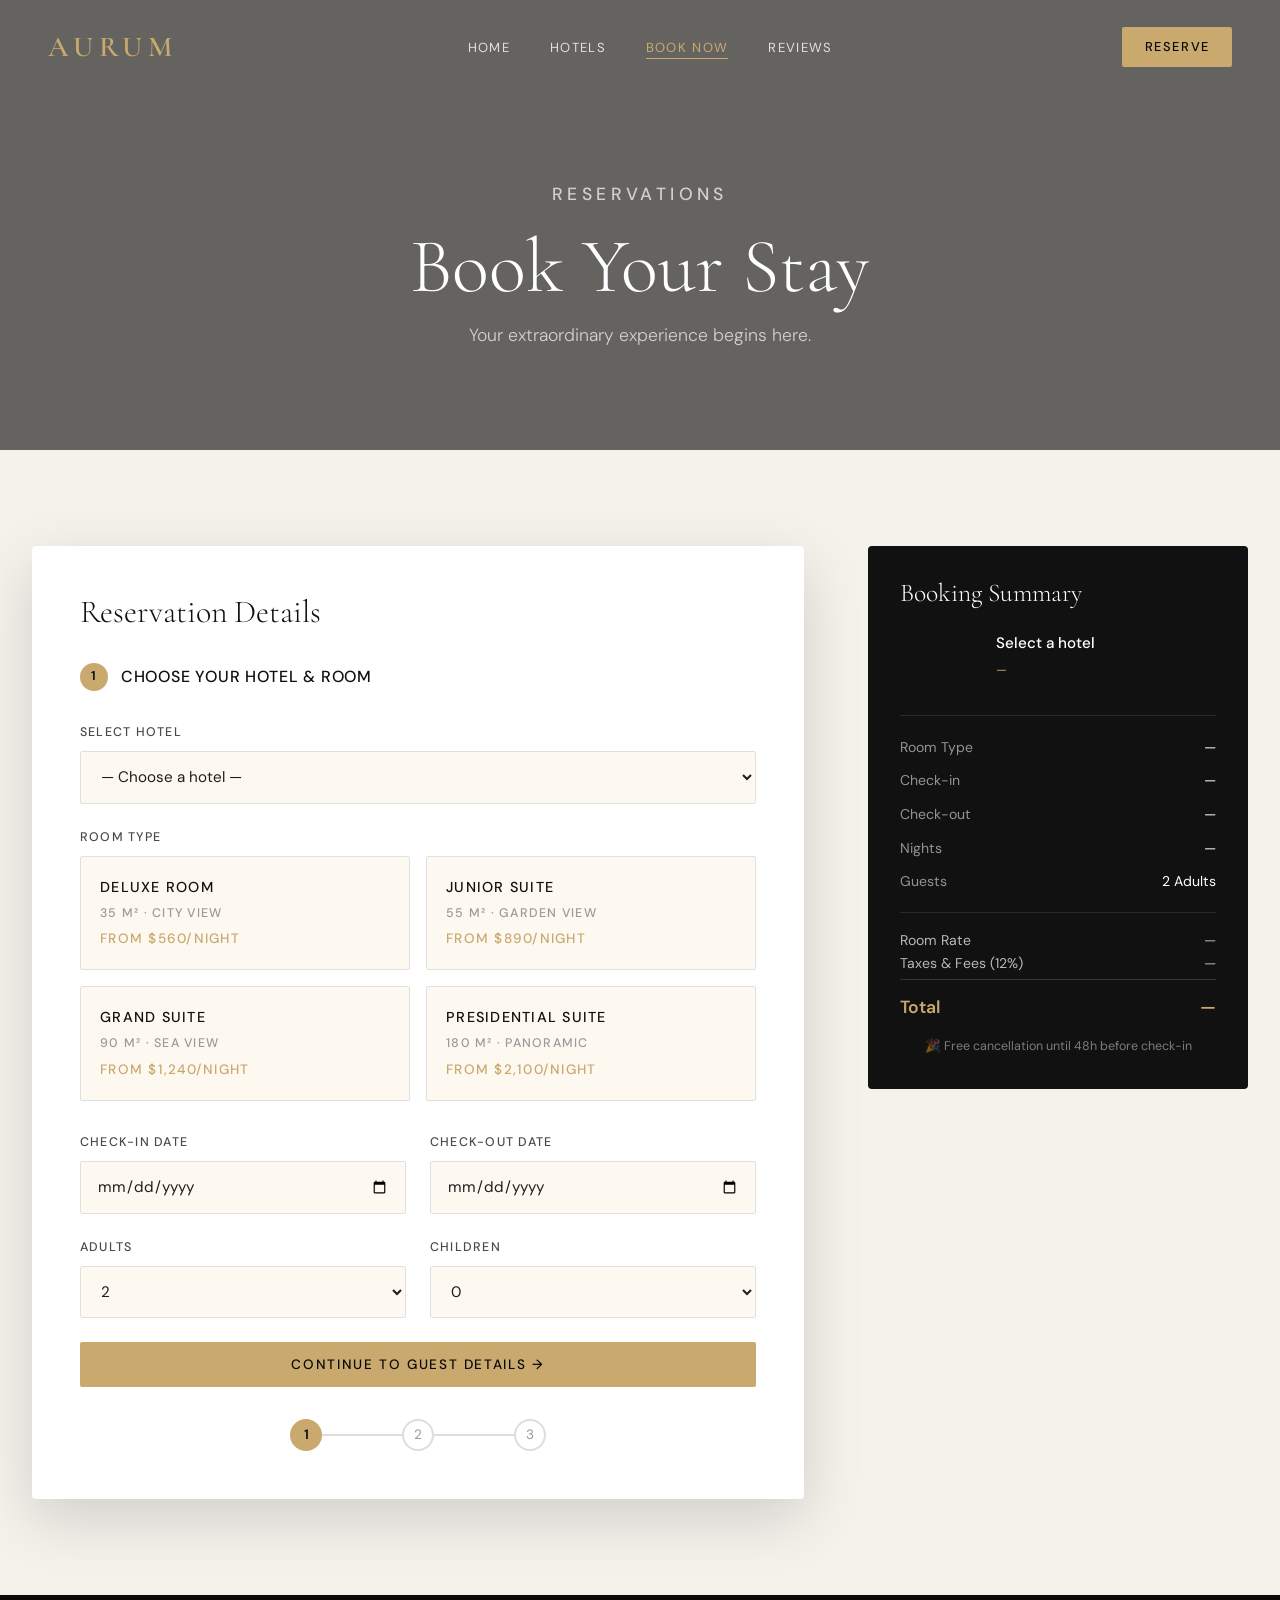
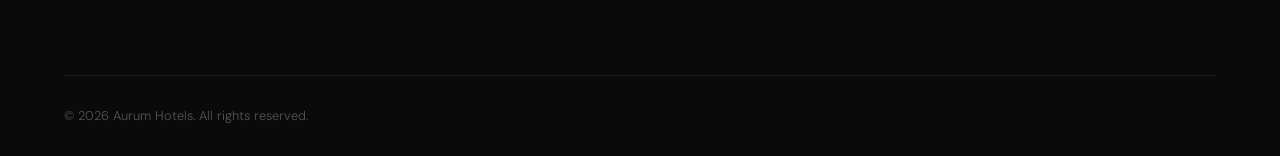
<file: booking.html>
<!DOCTYPE html>
<html lang="en">
<head>
  <meta charset="UTF-8" />
  <meta name="viewport" content="width=device-width, initial-scale=1.0" />
  <title>Book Your Stay — Aurum Hotels</title>
  <link rel="stylesheet" href="css/style.css" />
  <link href="https://fonts.googleapis.com/css2?family=Cormorant+Garamond:ital,wght@0,300;0,400;0,600;1,300;1,400&family=DM+Sans:wght@300;400;500&display=swap" rel="stylesheet" />
</head>
<body>

  <nav class="nav" id="navbar">
    <a href="index.html" class="nav-logo">AURUM</a>
    <ul class="nav-links">
      <li><a href="index.html">Home</a></li>
      <li><a href="hotels.html">Hotels</a></li>
      <li><a href="booking.html" class="active">Book Now</a></li>
      <li><a href="reviews.html">Reviews</a></li>
    </ul>
    <a href="booking.html" class="btn-primary nav-cta">Reserve</a>
    <button class="hamburger" id="hamburger" aria-label="Menu">&#9776;</button>
  </nav>

  <section class="page-hero" style="background-image:url('https://images.unsplash.com/photo-1631049307264-da0ec9d70304?w=1600')">
    <div class="page-hero-overlay"></div>
    <div class="page-hero-content">
      <p class="section-eyebrow">Reservations</p>
      <h1>Book Your Stay</h1>
      <p>Your extraordinary experience begins here.</p>
    </div>
  </section>

  <section class="section booking-section">
    <div class="container">
      <div class="booking-layout">

        <!-- BOOKING FORM -->
        <div class="booking-form-wrapper">
          <h2 class="booking-title">Reservation Details</h2>

          <form id="bookingForm" class="booking-form" onsubmit="handleBooking(event)">

            <!-- Step 1 -->
            <div class="form-step active" id="step1">
              <h3 class="step-title"><span class="step-num">1</span> Choose Your Hotel & Room</h3>

              <div class="form-group">
                <label>Select Hotel</label>
                <select name="hotel" id="hotelSelect" required onchange="updateRooms()">
                  <option value="">— Choose a hotel —</option>
                  <option value="maison-dor">Maison d'Or — Paris, France</option>
                  <option value="villa-caldera">Villa Caldera — Santorini, Greece</option>
                  <option value="puri-serenity">Puri Serenity — Bali, Indonesia</option>
                  <option value="al-nakheel">Al Nakheel Palace — Dubai, UAE</option>
                  <option value="manhattan-grand">The Manhattan Grand — New York, USA</option>
                  <option value="ryokan-kumo">Ryokan Kumo — Tokyo, Japan</option>
                </select>
              </div>

              <div class="form-group">
                <label>Room Type</label>
                <div class="room-options" id="roomOptions">
                  <label class="room-option">
                    <input type="radio" name="room" value="deluxe" required />
                    <div class="room-card">
                      <div class="room-name">Deluxe Room</div>
                      <div class="room-size">35 m² · City View</div>
                      <div class="room-price">From $560/night</div>
                    </div>
                  </label>
                  <label class="room-option">
                    <input type="radio" name="room" value="junior-suite" />
                    <div class="room-card">
                      <div class="room-name">Junior Suite</div>
                      <div class="room-size">55 m² · Garden View</div>
                      <div class="room-price">From $890/night</div>
                    </div>
                  </label>
                  <label class="room-option">
                    <input type="radio" name="room" value="grand-suite" />
                    <div class="room-card">
                      <div class="room-name">Grand Suite</div>
                      <div class="room-size">90 m² · Sea View</div>
                      <div class="room-price">From $1,240/night</div>
                    </div>
                  </label>
                  <label class="room-option">
                    <input type="radio" name="room" value="presidential" />
                    <div class="room-card">
                      <div class="room-name">Presidential Suite</div>
                      <div class="room-size">180 m² · Panoramic</div>
                      <div class="room-price">From $2,100/night</div>
                    </div>
                  </label>
                </div>
              </div>

              <div class="form-row">
                <div class="form-group">
                  <label>Check-in Date</label>
                  <input type="date" name="checkin" id="checkin" required onchange="calculateTotal()" />
                </div>
                <div class="form-group">
                  <label>Check-out Date</label>
                  <input type="date" name="checkout" id="checkout" required onchange="calculateTotal()" />
                </div>
              </div>

              <div class="form-row">
                <div class="form-group">
                  <label>Adults</label>
                  <select name="adults" onchange="calculateTotal()">
                    <option>1</option><option selected>2</option><option>3</option><option>4</option>
                  </select>
                </div>
                <div class="form-group">
                  <label>Children</label>
                  <select name="children">
                    <option selected>0</option><option>1</option><option>2</option><option>3</option>
                  </select>
                </div>
              </div>

              <button type="button" class="btn-primary btn-full" onclick="goToStep(2)">Continue to Guest Details →</button>
            </div>

            <!-- Step 2 -->
            <div class="form-step" id="step2">
              <h3 class="step-title"><span class="step-num">2</span> Guest Information</h3>

              <div class="form-row">
                <div class="form-group">
                  <label>First Name</label>
                  <input type="text" name="firstname" placeholder="Alexandra" required />
                </div>
                <div class="form-group">
                  <label>Last Name</label>
                  <input type="text" name="lastname" placeholder="Laurent" required />
                </div>
              </div>

              <div class="form-group">
                <label>Email Address</label>
                <input type="email" name="email" placeholder="alexandra@example.com" required />
              </div>

              <div class="form-group">
                <label>Phone Number</label>
                <input type="tel" name="phone" placeholder="+1 (555) 000-0000" />
              </div>

              <div class="form-group">
                <label>Nationality</label>
                <select name="nationality">
                  <option>United States</option>
                  <option>United Kingdom</option>
                  <option>France</option>
                  <option>Germany</option>
                  <option>Japan</option>
                  <option>Australia</option>
                  <option>Other</option>
                </select>
              </div>

              <div class="form-group">
                <label>Special Requests <span class="optional">(optional)</span></label>
                <textarea name="requests" rows="3" placeholder="e.g. Late check-in, dietary requirements, anniversary setup..."></textarea>
              </div>

              <div class="form-row">
                <button type="button" class="btn-ghost" onclick="goToStep(1)">← Back</button>
                <button type="button" class="btn-primary" onclick="goToStep(3)">Continue to Payment →</button>
              </div>
            </div>

            <!-- Step 3 -->
            <div class="form-step" id="step3">
              <h3 class="step-title"><span class="step-num">3</span> Payment Details</h3>

              <div class="form-group">
                <label>Card Number</label>
                <input type="text" name="cardnum" placeholder="4242 4242 4242 4242" maxlength="19" oninput="formatCard(this)" required />
              </div>

              <div class="form-row">
                <div class="form-group">
                  <label>Expiry Date</label>
                  <input type="text" name="expiry" placeholder="MM / YY" maxlength="7" oninput="formatExpiry(this)" required />
                </div>
                <div class="form-group">
                  <label>CVV</label>
                  <input type="text" name="cvv" placeholder="•••" maxlength="4" required />
                </div>
              </div>

              <div class="form-group">
                <label>Name on Card</label>
                <input type="text" name="cardname" placeholder="ALEXANDRA LAURENT" required />
              </div>

              <div class="secure-notice">
                🔒 Your payment is 256-bit SSL encrypted and fully secure.
              </div>

              <div class="form-group">
                <label class="checkbox-label">
                  <input type="checkbox" required />
                  I agree to the <a href="#">Terms & Conditions</a> and <a href="#">Cancellation Policy</a>
                </label>
              </div>

              <div class="form-row">
                <button type="button" class="btn-ghost" onclick="goToStep(2)">← Back</button>
                <button type="submit" class="btn-primary">Confirm Reservation ✦</button>
              </div>
            </div>

          </form>

          <!-- Step Progress -->
          <div class="step-progress">
            <div class="progress-step active" id="prog1">1</div>
            <div class="progress-line"></div>
            <div class="progress-step" id="prog2">2</div>
            <div class="progress-line"></div>
            <div class="progress-step" id="prog3">3</div>
          </div>
        </div>

        <!-- BOOKING SUMMARY -->
        <div class="booking-summary">
          <div class="summary-card sticky">
            <h3>Booking Summary</h3>
            <div class="summary-hotel" id="summaryHotel">
              <div class="summary-img" style="background-image:url('https://images.unsplash.com/photo-1551882547-ff40c63fe5fa?w=400')"></div>
              <div class="summary-info">
                <div class="summary-name" id="summaryName">Select a hotel</div>
                <div class="summary-location" id="summaryLocation">—</div>
              </div>
            </div>
            <div class="summary-details">
              <div class="summary-row"><span>Room Type</span><span id="summaryRoom">—</span></div>
              <div class="summary-row"><span>Check-in</span><span id="summaryCheckin">—</span></div>
              <div class="summary-row"><span>Check-out</span><span id="summaryCheckout">—</span></div>
              <div class="summary-row"><span>Nights</span><span id="summaryNights">—</span></div>
              <div class="summary-row"><span>Guests</span><span id="summaryGuests">2 Adults</span></div>
            </div>
            <div class="summary-divider"></div>
            <div class="summary-row subtotal"><span>Room Rate</span><span id="summaryRate">—</span></div>
            <div class="summary-row subtotal"><span>Taxes & Fees (12%)</span><span id="summaryTax">—</span></div>
            <div class="summary-row total"><span>Total</span><span id="summaryTotal">—</span></div>
            <div class="summary-note">🎉 Free cancellation until 48h before check-in</div>
          </div>
        </div>

      </div>
    </div>
  </section>

  <!-- SUCCESS MODAL -->
  <div class="modal-overlay" id="successModal">
    <div class="modal">
      <div class="modal-icon">✦</div>
      <h2>Reservation Confirmed!</h2>
      <p>Your booking has been confirmed. A detailed confirmation has been sent to your email address.</p>
      <p class="booking-ref">Booking Reference: <strong id="bookingRef">AUR-2026-XXXX</strong></p>
      <a href="index.html" class="btn-primary">Return to Home</a>
    </div>
  </div>

  <footer class="footer">
    <div class="container">
      <div class="footer-bottom"><p>© 2026 Aurum Hotels. All rights reserved.</p></div>
    </div>
  </footer>

  <script src="js/main.js"></script>
  <script src="js/booking.js"></script>
</body>
</html>
</file>
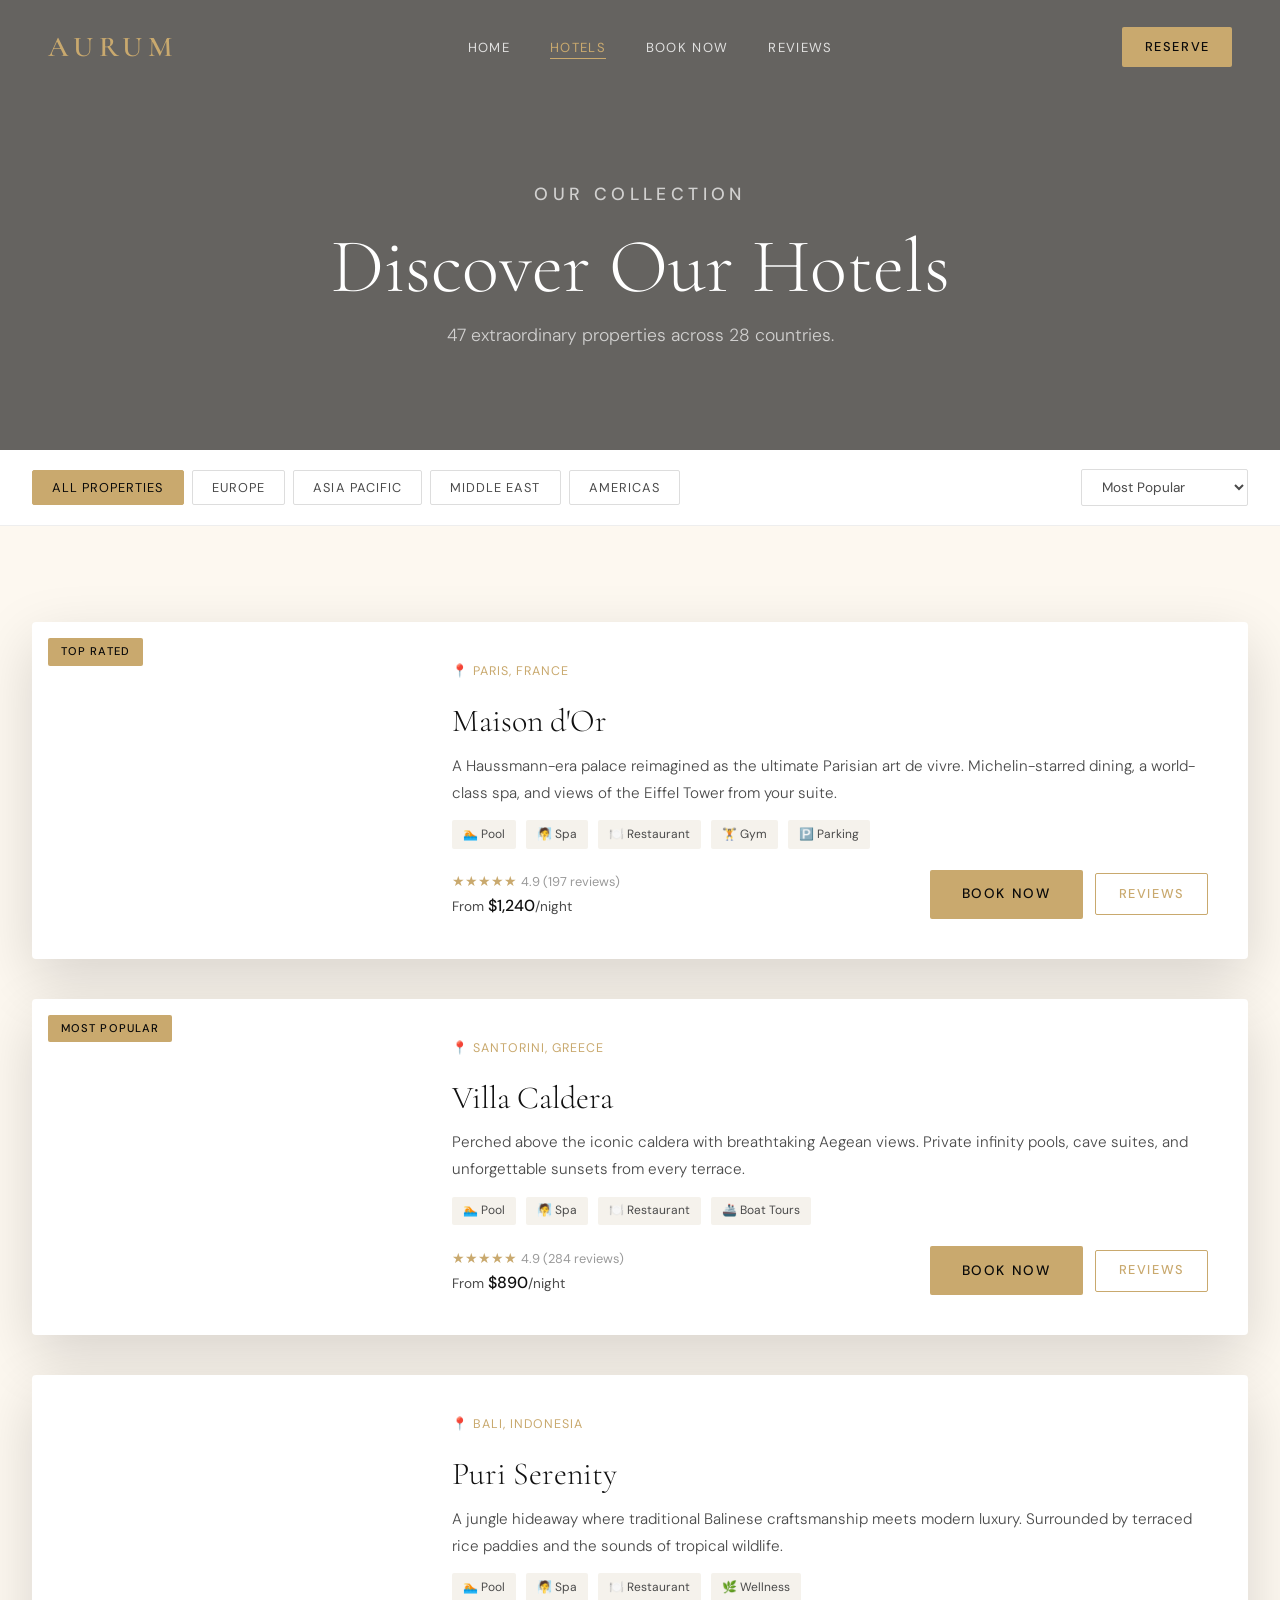
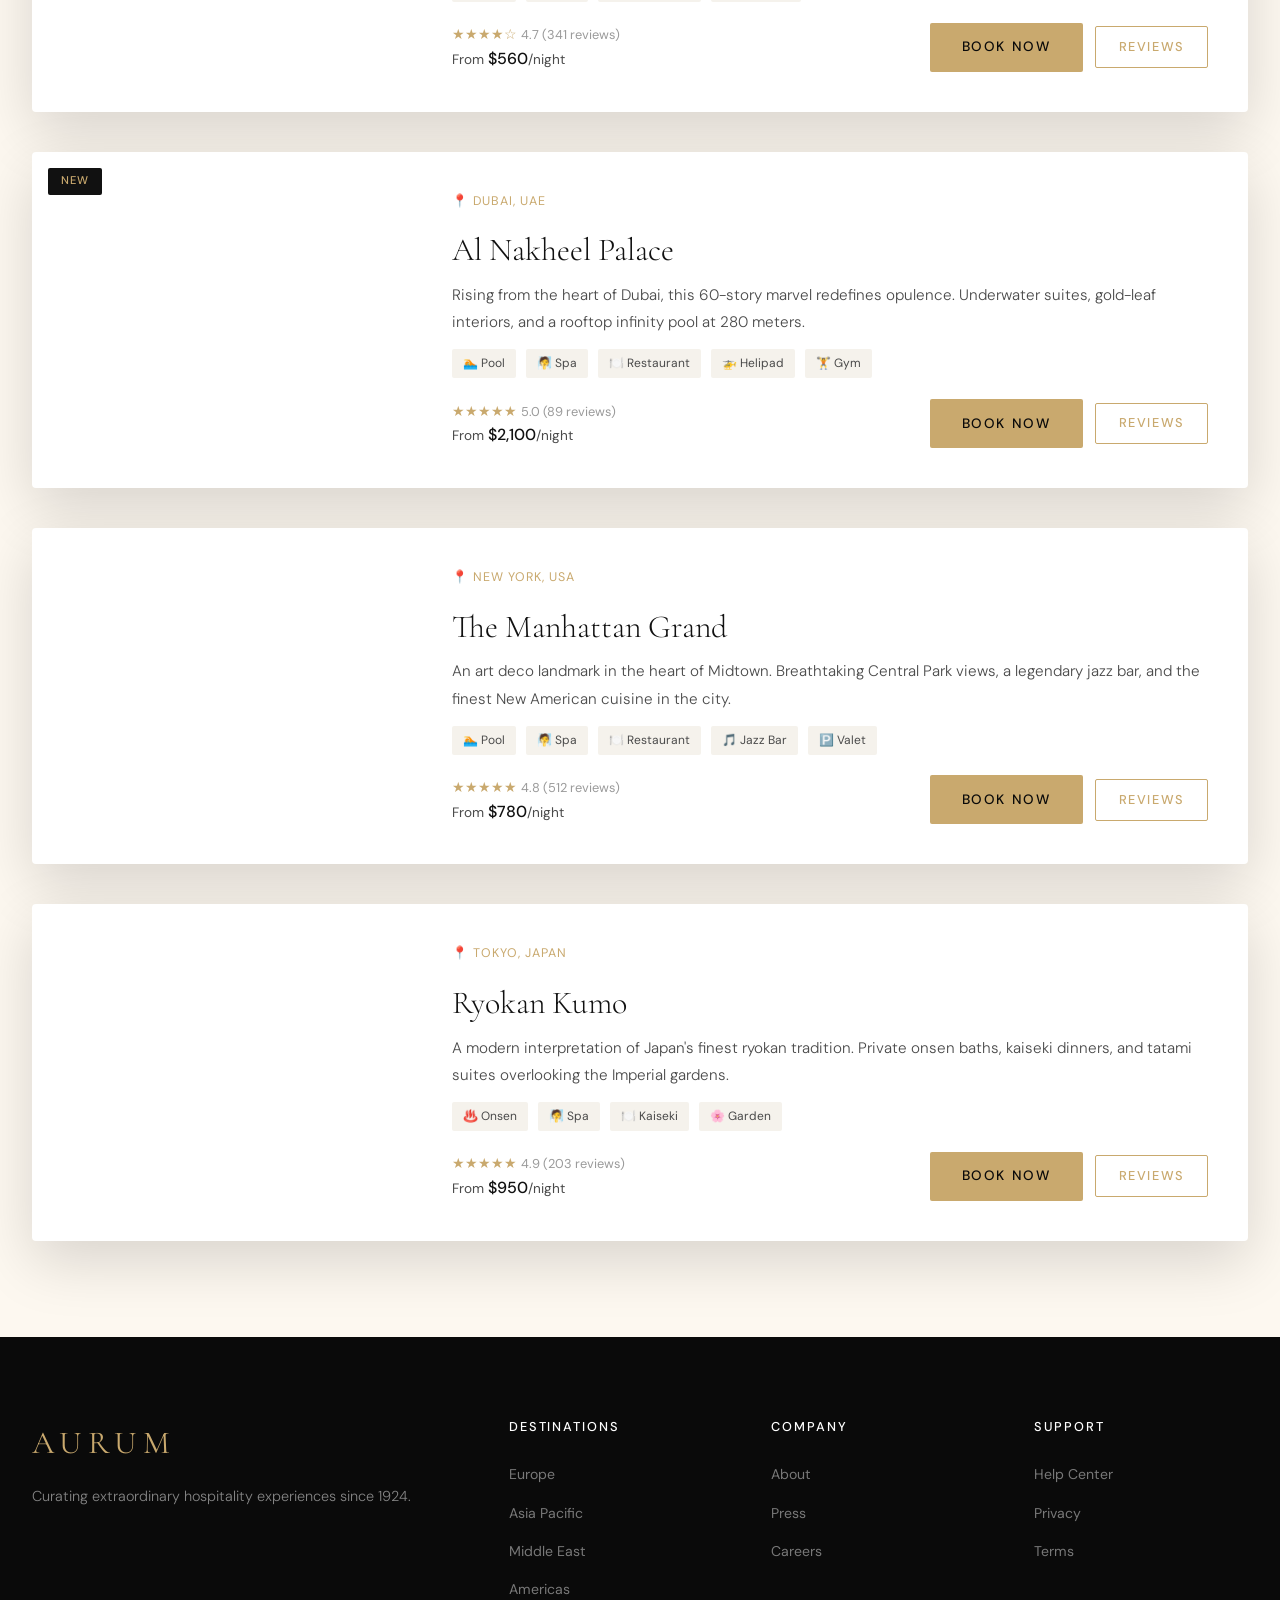
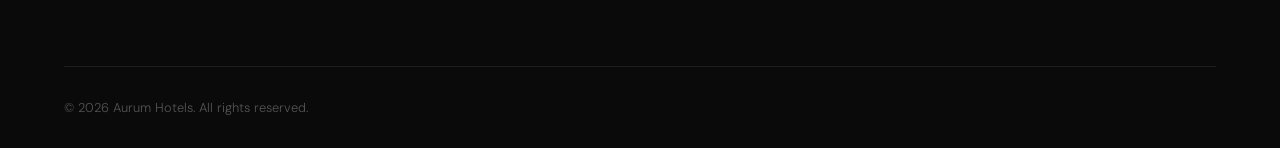
<file: hotels.html>
<!DOCTYPE html>
<html lang="en">
<head>
  <meta charset="UTF-8" />
  <meta name="viewport" content="width=device-width, initial-scale=1.0" />
  <title>Our Hotels — Aurum Hotels</title>
  <link rel="stylesheet" href="css/style.css" />
  <link href="https://fonts.googleapis.com/css2?family=Cormorant+Garamond:ital,wght@0,300;0,400;0,600;1,300;1,400&family=DM+Sans:wght@300;400;500&display=swap" rel="stylesheet" />
</head>
<body>

  <nav class="nav" id="navbar">
    <a href="index.html" class="nav-logo">AURUM</a>
    <ul class="nav-links">
      <li><a href="index.html">Home</a></li>
      <li><a href="hotels.html" class="active">Hotels</a></li>
      <li><a href="booking.html">Book Now</a></li>
      <li><a href="reviews.html">Reviews</a></li>
    </ul>
    <a href="booking.html" class="btn-primary nav-cta">Reserve</a>
    <button class="hamburger" id="hamburger" aria-label="Menu">&#9776;</button>
  </nav>

  <!-- PAGE HERO -->
  <section class="page-hero" style="background-image:url('https://images.unsplash.com/photo-1542314831-068cd1dbfeeb?w=1600')">
    <div class="page-hero-overlay"></div>
    <div class="page-hero-content">
      <p class="section-eyebrow">Our Collection</p>
      <h1>Discover Our Hotels</h1>
      <p>47 extraordinary properties across 28 countries.</p>
    </div>
  </section>

  <!-- FILTERS -->
  <section class="filters-bar">
    <div class="container">
      <div class="filters">
        <button class="filter-btn active" data-filter="all">All Properties</button>
        <button class="filter-btn" data-filter="europe">Europe</button>
        <button class="filter-btn" data-filter="asia">Asia Pacific</button>
        <button class="filter-btn" data-filter="middleeast">Middle East</button>
        <button class="filter-btn" data-filter="americas">Americas</button>
      </div>
      <div class="sort-select">
        <select id="sortSelect">
          <option value="popular">Most Popular</option>
          <option value="price-low">Price: Low to High</option>
          <option value="price-high">Price: High to Low</option>
          <option value="rating">Highest Rated</option>
        </select>
      </div>
    </div>
  </section>

  <!-- HOTELS LIST -->
  <section class="section">
    <div class="container">
      <div class="hotels-grid-full" id="hotelsGrid">

        <div class="hotel-card-full" data-region="europe" data-price="1240" data-rating="5">
          <div class="hotel-img-full" style="background-image:url('https://images.unsplash.com/photo-1551882547-ff40c63fe5fa?w=800')">
            <div class="hotel-badge">Top Rated</div>
          </div>
          <div class="hotel-info-full">
            <div class="hotel-location">📍 Paris, France</div>
            <h3>Maison d'Or</h3>
            <p>A Haussmann-era palace reimagined as the ultimate Parisian art de vivre. Michelin-starred dining, a world-class spa, and views of the Eiffel Tower from your suite.</p>
            <div class="amenities">
              <span>🏊 Pool</span><span>🧖 Spa</span><span>🍽️ Restaurant</span><span>🏋️ Gym</span><span>🅿️ Parking</span>
            </div>
            <div class="hotel-footer-full">
              <div>
                <div class="hotel-stars">★★★★★ <span>4.9 (197 reviews)</span></div>
                <div class="hotel-price">From <strong>$1,240</strong>/night</div>
              </div>
              <div class="card-actions">
                <a href="booking.html?hotel=maison-dor" class="btn-primary">Book Now</a>
                <a href="reviews.html?hotel=maison-dor" class="btn-ghost btn-sm">Reviews</a>
              </div>
            </div>
          </div>
        </div>

        <div class="hotel-card-full" data-region="europe" data-price="890" data-rating="5">
          <div class="hotel-img-full" style="background-image:url('https://images.unsplash.com/photo-1566073771259-6a8506099945?w=800')">
            <div class="hotel-badge">Most Popular</div>
          </div>
          <div class="hotel-info-full">
            <div class="hotel-location">📍 Santorini, Greece</div>
            <h3>Villa Caldera</h3>
            <p>Perched above the iconic caldera with breathtaking Aegean views. Private infinity pools, cave suites, and unforgettable sunsets from every terrace.</p>
            <div class="amenities">
              <span>🏊 Pool</span><span>🧖 Spa</span><span>🍽️ Restaurant</span><span>🚢 Boat Tours</span>
            </div>
            <div class="hotel-footer-full">
              <div>
                <div class="hotel-stars">★★★★★ <span>4.9 (284 reviews)</span></div>
                <div class="hotel-price">From <strong>$890</strong>/night</div>
              </div>
              <div class="card-actions">
                <a href="booking.html?hotel=villa-caldera" class="btn-primary">Book Now</a>
                <a href="reviews.html?hotel=villa-caldera" class="btn-ghost btn-sm">Reviews</a>
              </div>
            </div>
          </div>
        </div>

        <div class="hotel-card-full" data-region="asia" data-price="560" data-rating="4">
          <div class="hotel-img-full" style="background-image:url('https://images.unsplash.com/photo-1571896349842-33c89424de2d?w=800')">
          </div>
          <div class="hotel-info-full">
            <div class="hotel-location">📍 Bali, Indonesia</div>
            <h3>Puri Serenity</h3>
            <p>A jungle hideaway where traditional Balinese craftsmanship meets modern luxury. Surrounded by terraced rice paddies and the sounds of tropical wildlife.</p>
            <div class="amenities">
              <span>🏊 Pool</span><span>🧖 Spa</span><span>🍽️ Restaurant</span><span>🌿 Wellness</span>
            </div>
            <div class="hotel-footer-full">
              <div>
                <div class="hotel-stars">★★★★☆ <span>4.7 (341 reviews)</span></div>
                <div class="hotel-price">From <strong>$560</strong>/night</div>
              </div>
              <div class="card-actions">
                <a href="booking.html?hotel=puri-serenity" class="btn-primary">Book Now</a>
                <a href="reviews.html?hotel=puri-serenity" class="btn-ghost btn-sm">Reviews</a>
              </div>
            </div>
          </div>
        </div>

        <div class="hotel-card-full" data-region="middleeast" data-price="2100" data-rating="5">
          <div class="hotel-img-full" style="background-image:url('https://images.unsplash.com/photo-1590490360182-c33d57733427?w=800')">
            <div class="hotel-badge new">New</div>
          </div>
          <div class="hotel-info-full">
            <div class="hotel-location">📍 Dubai, UAE</div>
            <h3>Al Nakheel Palace</h3>
            <p>Rising from the heart of Dubai, this 60-story marvel redefines opulence. Underwater suites, gold-leaf interiors, and a rooftop infinity pool at 280 meters.</p>
            <div class="amenities">
              <span>🏊 Pool</span><span>🧖 Spa</span><span>🍽️ Restaurant</span><span>🚁 Helipad</span><span>🏋️ Gym</span>
            </div>
            <div class="hotel-footer-full">
              <div>
                <div class="hotel-stars">★★★★★ <span>5.0 (89 reviews)</span></div>
                <div class="hotel-price">From <strong>$2,100</strong>/night</div>
              </div>
              <div class="card-actions">
                <a href="booking.html?hotel=al-nakheel" class="btn-primary">Book Now</a>
                <a href="reviews.html?hotel=al-nakheel" class="btn-ghost btn-sm">Reviews</a>
              </div>
            </div>
          </div>
        </div>

        <div class="hotel-card-full" data-region="americas" data-price="780" data-rating="5">
          <div class="hotel-img-full" style="background-image:url('https://images.unsplash.com/photo-1445019980597-93fa8acb246c?w=800')">
          </div>
          <div class="hotel-info-full">
            <div class="hotel-location">📍 New York, USA</div>
            <h3>The Manhattan Grand</h3>
            <p>An art deco landmark in the heart of Midtown. Breathtaking Central Park views, a legendary jazz bar, and the finest New American cuisine in the city.</p>
            <div class="amenities">
              <span>🏊 Pool</span><span>🧖 Spa</span><span>🍽️ Restaurant</span><span>🎵 Jazz Bar</span><span>🅿️ Valet</span>
            </div>
            <div class="hotel-footer-full">
              <div>
                <div class="hotel-stars">★★★★★ <span>4.8 (512 reviews)</span></div>
                <div class="hotel-price">From <strong>$780</strong>/night</div>
              </div>
              <div class="card-actions">
                <a href="booking.html?hotel=manhattan-grand" class="btn-primary">Book Now</a>
                <a href="reviews.html?hotel=manhattan-grand" class="btn-ghost btn-sm">Reviews</a>
              </div>
            </div>
          </div>
        </div>

        <div class="hotel-card-full" data-region="asia" data-price="950" data-rating="5">
          <div class="hotel-img-full" style="background-image:url('https://images.unsplash.com/photo-1578683010236-d716f9a3f461?w=800')">
          </div>
          <div class="hotel-info-full">
            <div class="hotel-location">📍 Tokyo, Japan</div>
            <h3>Ryokan Kumo</h3>
            <p>A modern interpretation of Japan's finest ryokan tradition. Private onsen baths, kaiseki dinners, and tatami suites overlooking the Imperial gardens.</p>
            <div class="amenities">
              <span>♨️ Onsen</span><span>🧖 Spa</span><span>🍽️ Kaiseki</span><span>🌸 Garden</span>
            </div>
            <div class="hotel-footer-full">
              <div>
                <div class="hotel-stars">★★★★★ <span>4.9 (203 reviews)</span></div>
                <div class="hotel-price">From <strong>$950</strong>/night</div>
              </div>
              <div class="card-actions">
                <a href="booking.html?hotel=ryokan-kumo" class="btn-primary">Book Now</a>
                <a href="reviews.html?hotel=ryokan-kumo" class="btn-ghost btn-sm">Reviews</a>
              </div>
            </div>
          </div>
        </div>

      </div>
    </div>
  </section>

  <footer class="footer">
    <div class="container">
      <div class="footer-grid">
        <div class="footer-brand">
          <div class="footer-logo">AURUM</div>
          <p>Curating extraordinary hospitality experiences since 1924.</p>
        </div>
        <div class="footer-col"><h4>Destinations</h4><ul><li><a href="#">Europe</a></li><li><a href="#">Asia Pacific</a></li><li><a href="#">Middle East</a></li><li><a href="#">Americas</a></li></ul></div>
        <div class="footer-col"><h4>Company</h4><ul><li><a href="#">About</a></li><li><a href="#">Press</a></li><li><a href="#">Careers</a></li></ul></div>
        <div class="footer-col"><h4>Support</h4><ul><li><a href="#">Help Center</a></li><li><a href="#">Privacy</a></li><li><a href="#">Terms</a></li></ul></div>
      </div>
      <div class="footer-bottom"><p>© 2026 Aurum Hotels. All rights reserved.</p></div>
    </div>
  </footer>

  <script src="js/main.js"></script>
  <script src="js/hotels.js"></script>
</body>
</html>
</file>
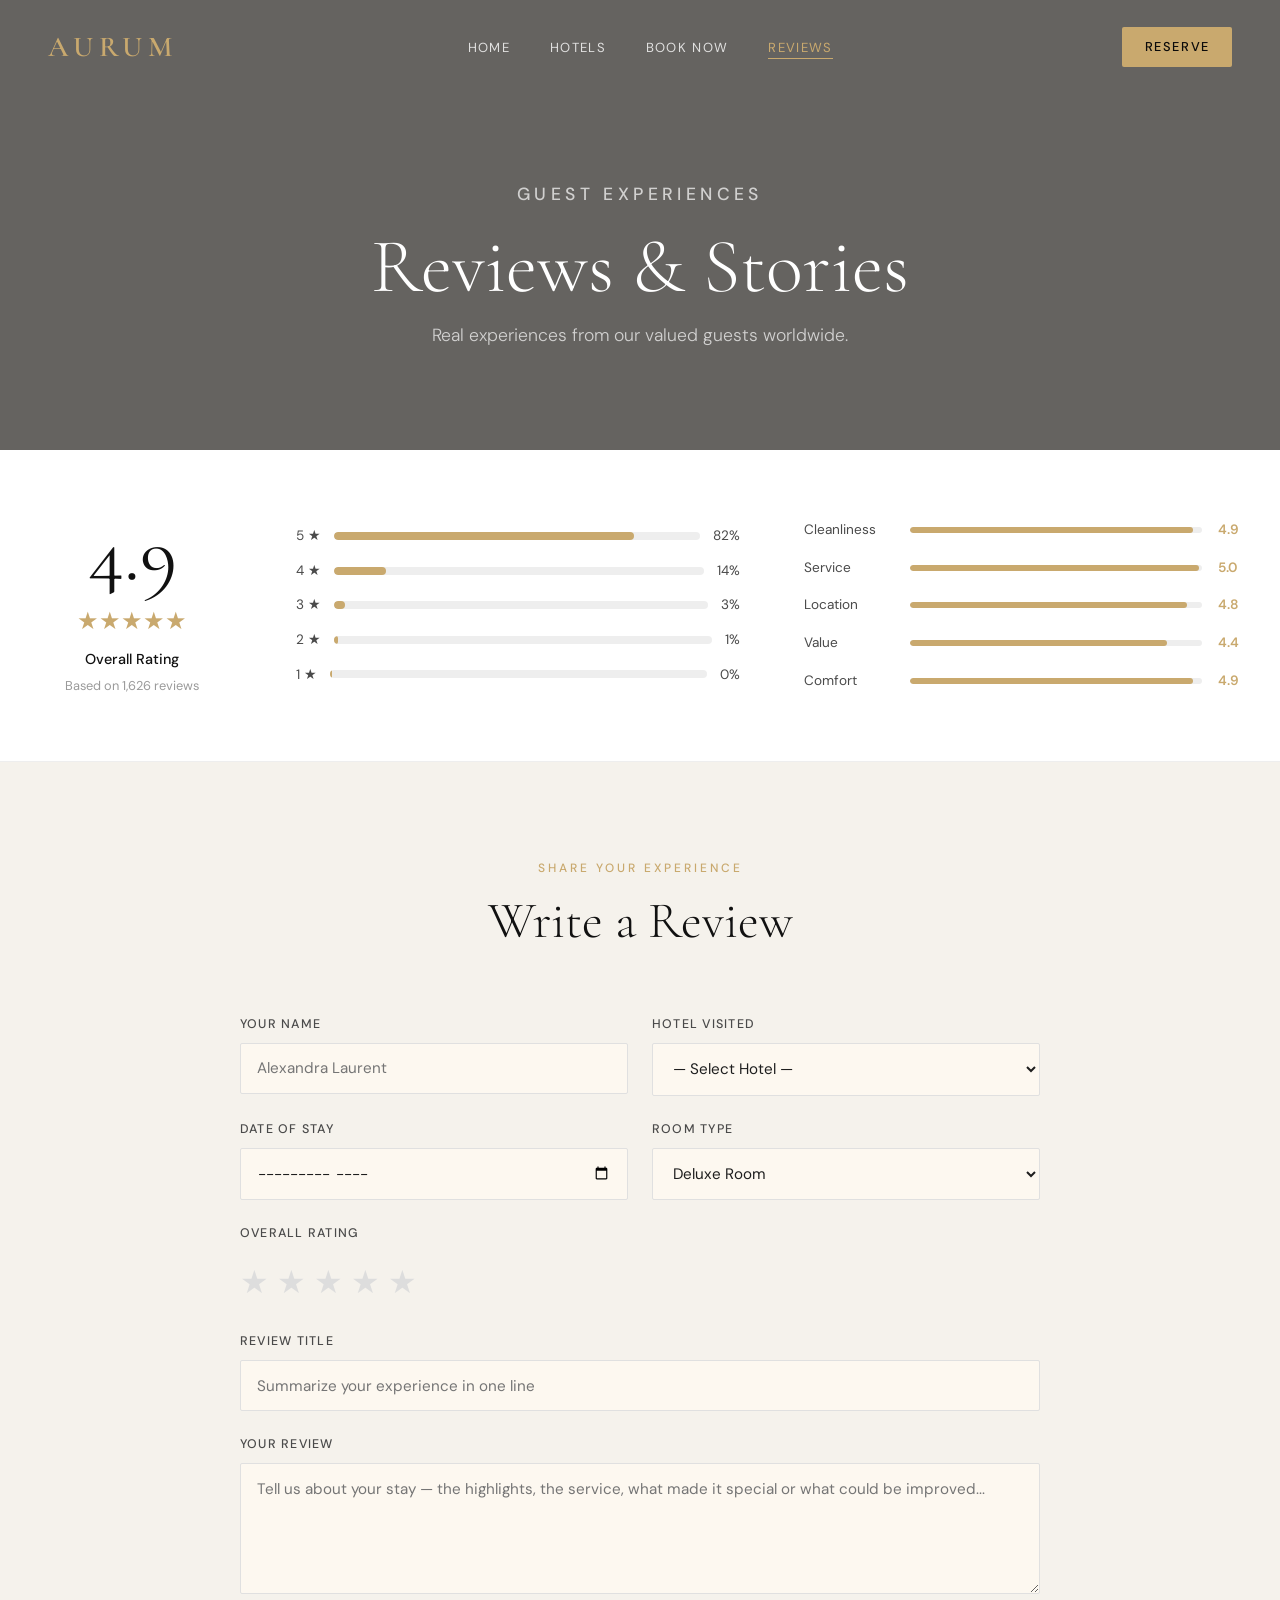
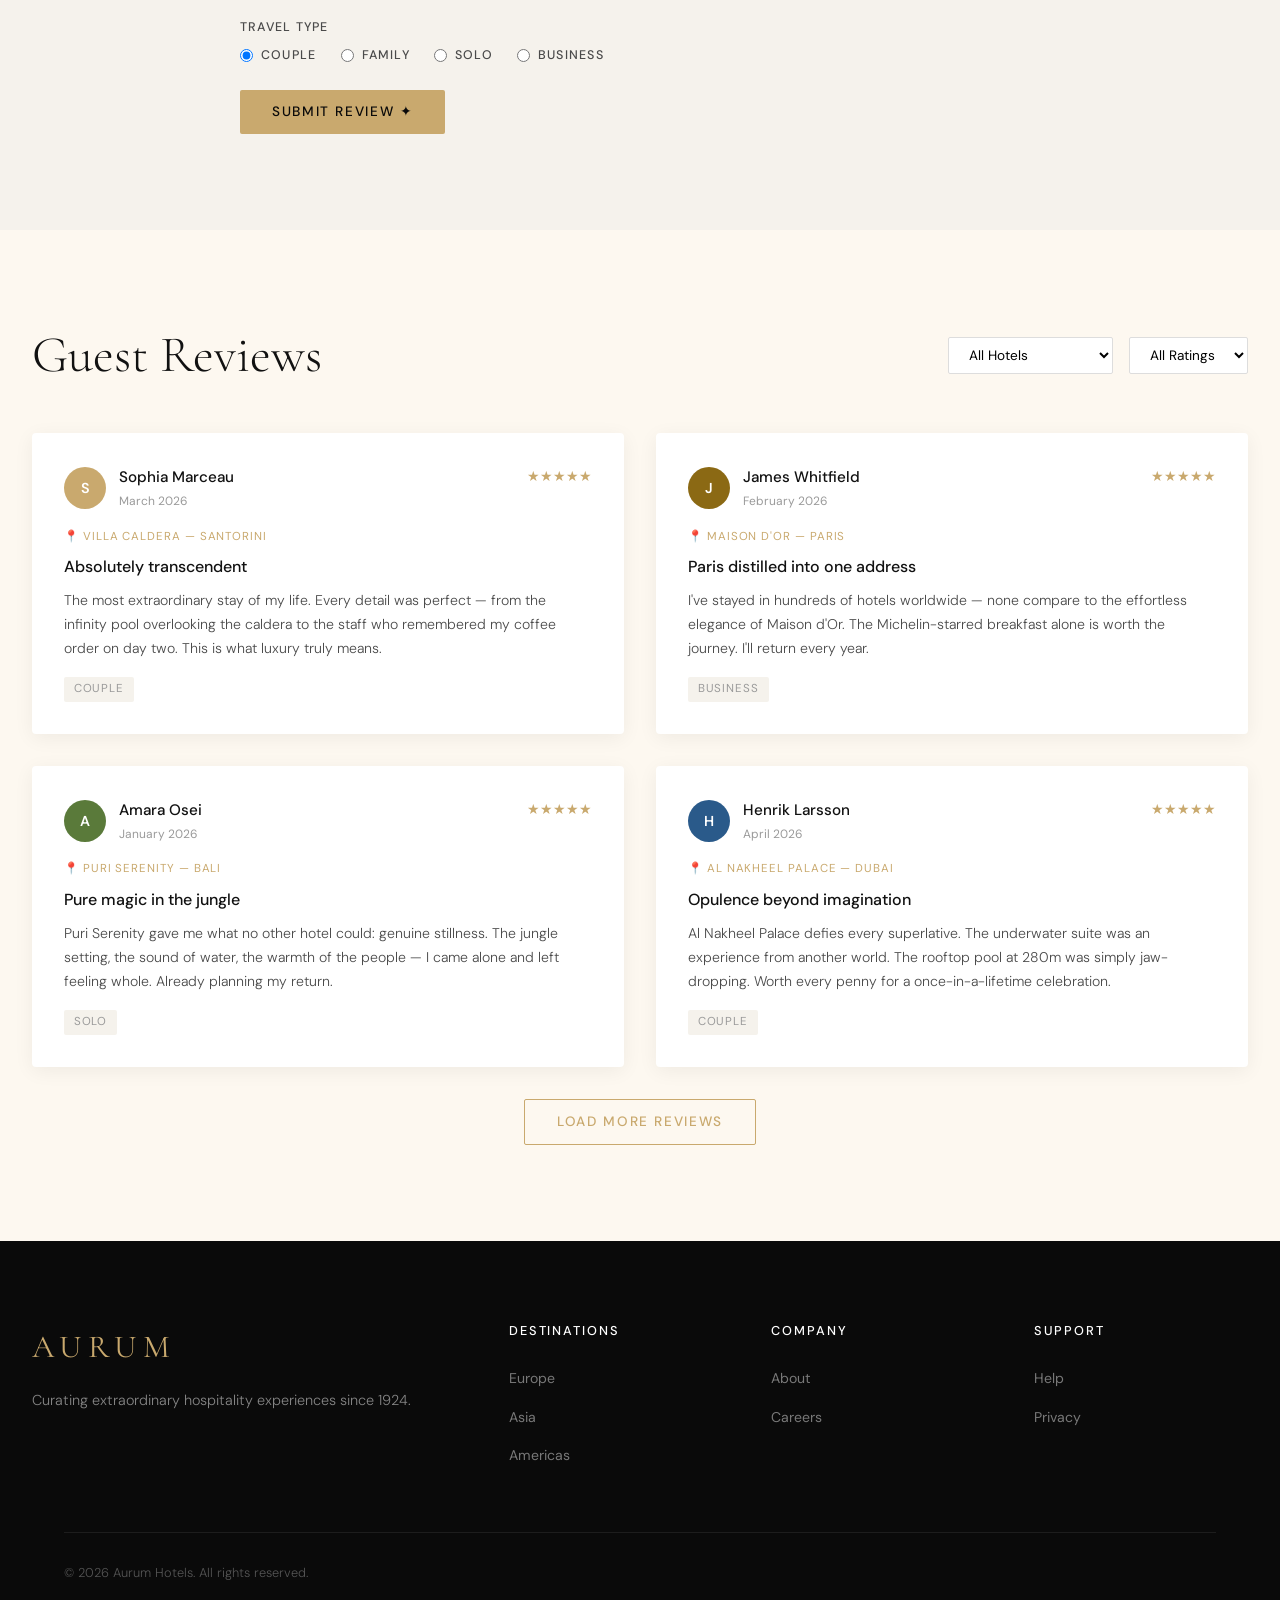
<file: reviews.html>
<!DOCTYPE html>
<html lang="en">
<head>
  <meta charset="UTF-8" />
  <meta name="viewport" content="width=device-width, initial-scale=1.0" />
  <title>Guest Reviews — Aurum Hotels</title>
  <link rel="stylesheet" href="css/style.css" />
  <link href="https://fonts.googleapis.com/css2?family=Cormorant+Garamond:ital,wght@0,300;0,400;0,600;1,300;1,400&family=DM+Sans:wght@300;400;500&display=swap" rel="stylesheet" />
</head>
<body>

  <nav class="nav" id="navbar">
    <a href="index.html" class="nav-logo">AURUM</a>
    <ul class="nav-links">
      <li><a href="index.html">Home</a></li>
      <li><a href="hotels.html">Hotels</a></li>
      <li><a href="booking.html">Book Now</a></li>
      <li><a href="reviews.html" class="active">Reviews</a></li>
    </ul>
    <a href="booking.html" class="btn-primary nav-cta">Reserve</a>
    <button class="hamburger" id="hamburger" aria-label="Menu">&#9776;</button>
  </nav>

  <section class="page-hero" style="background-image:url('https://images.unsplash.com/photo-1556742393-d75f468bfcb0?w=1600')">
    <div class="page-hero-overlay"></div>
    <div class="page-hero-content">
      <p class="section-eyebrow">Guest Experiences</p>
      <h1>Reviews & Stories</h1>
      <p>Real experiences from our valued guests worldwide.</p>
    </div>
  </section>

  <!-- RATING OVERVIEW -->
  <section class="rating-overview">
    <div class="container">
      <div class="rating-grid">
        <div class="rating-big">
          <div class="big-number">4.9</div>
          <div class="big-stars">★★★★★</div>
          <div class="big-label">Overall Rating</div>
          <div class="big-count">Based on 1,626 reviews</div>
        </div>
        <div class="rating-bars">
          <div class="rating-bar-row">
            <span>5 ★</span>
            <div class="bar-track"><div class="bar-fill" style="width:82%"></div></div>
            <span>82%</span>
          </div>
          <div class="rating-bar-row">
            <span>4 ★</span>
            <div class="bar-track"><div class="bar-fill" style="width:14%"></div></div>
            <span>14%</span>
          </div>
          <div class="rating-bar-row">
            <span>3 ★</span>
            <div class="bar-track"><div class="bar-fill" style="width:3%"></div></div>
            <span>3%</span>
          </div>
          <div class="rating-bar-row">
            <span>2 ★</span>
            <div class="bar-track"><div class="bar-fill" style="width:1%"></div></div>
            <span>1%</span>
          </div>
          <div class="rating-bar-row">
            <span>1 ★</span>
            <div class="bar-track"><div class="bar-fill" style="width:0.5%"></div></div>
            <span>0%</span>
          </div>
        </div>
        <div class="category-ratings">
          <div class="cat-rating"><span>Cleanliness</span><div class="cat-bar"><div style="width:97%"></div></div><span>4.9</span></div>
          <div class="cat-rating"><span>Service</span><div class="cat-bar"><div style="width:99%"></div></div><span>5.0</span></div>
          <div class="cat-rating"><span>Location</span><div class="cat-bar"><div style="width:95%"></div></div><span>4.8</span></div>
          <div class="cat-rating"><span>Value</span><div class="cat-bar"><div style="width:88%"></div></div><span>4.4</span></div>
          <div class="cat-rating"><span>Comfort</span><div class="cat-bar"><div style="width:97%"></div></div><span>4.9</span></div>
        </div>
      </div>
    </div>
  </section>

  <!-- WRITE A REVIEW -->
  <section class="section write-review-section">
    <div class="container">
      <div class="write-review-wrapper">
        <div class="section-header">
          <p class="section-eyebrow">Share Your Experience</p>
          <h2 class="section-title">Write a Review</h2>
        </div>
        <form id="reviewForm" class="review-form" onsubmit="submitReview(event)">
          <div class="form-row">
            <div class="form-group">
              <label>Your Name</label>
              <input type="text" name="name" placeholder="Alexandra Laurent" required />
            </div>
            <div class="form-group">
              <label>Hotel Visited</label>
              <select name="hotel" required>
                <option value="">— Select Hotel —</option>
                <option>Maison d'Or — Paris</option>
                <option>Villa Caldera — Santorini</option>
                <option>Puri Serenity — Bali</option>
                <option>Al Nakheel Palace — Dubai</option>
                <option>The Manhattan Grand — New York</option>
                <option>Ryokan Kumo — Tokyo</option>
              </select>
            </div>
          </div>
          <div class="form-row">
            <div class="form-group">
              <label>Date of Stay</label>
              <input type="month" name="staydate" required />
            </div>
            <div class="form-group">
              <label>Room Type</label>
              <select name="roomtype">
                <option>Deluxe Room</option>
                <option>Junior Suite</option>
                <option>Grand Suite</option>
                <option>Presidential Suite</option>
              </select>
            </div>
          </div>
          <div class="form-group">
            <label>Overall Rating</label>
            <div class="star-rating" id="starRating">
              <span class="star" data-val="1">★</span>
              <span class="star" data-val="2">★</span>
              <span class="star" data-val="3">★</span>
              <span class="star" data-val="4">★</span>
              <span class="star" data-val="5">★</span>
            </div>
            <input type="hidden" name="rating" id="ratingInput" value="0" />
          </div>
          <div class="form-group">
            <label>Review Title</label>
            <input type="text" name="title" placeholder="Summarize your experience in one line" required />
          </div>
          <div class="form-group">
            <label>Your Review</label>
            <textarea name="body" rows="5" placeholder="Tell us about your stay — the highlights, the service, what made it special or what could be improved..." required></textarea>
          </div>
          <div class="form-group">
            <label>Travel Type</label>
            <div class="radio-group">
              <label class="radio-option"><input type="radio" name="traveltype" value="couple" checked /> Couple</label>
              <label class="radio-option"><input type="radio" name="traveltype" value="family" /> Family</label>
              <label class="radio-option"><input type="radio" name="traveltype" value="solo" /> Solo</label>
              <label class="radio-option"><input type="radio" name="traveltype" value="business" /> Business</label>
            </div>
          </div>
          <button type="submit" class="btn-primary">Submit Review ✦</button>
        </form>
      </div>
    </div>
  </section>

  <!-- REVIEWS LIST -->
  <section class="section reviews-list-section">
    <div class="container">
      <div class="reviews-header">
        <h2 class="section-title">Guest Reviews</h2>
        <div class="reviews-filter">
          <select id="reviewHotelFilter" onchange="filterReviews()">
            <option value="all">All Hotels</option>
            <option value="maison-dor">Maison d'Or</option>
            <option value="villa-caldera">Villa Caldera</option>
            <option value="puri-serenity">Puri Serenity</option>
            <option value="al-nakheel">Al Nakheel Palace</option>
            <option value="manhattan-grand">Manhattan Grand</option>
            <option value="ryokan-kumo">Ryokan Kumo</option>
          </select>
          <select id="reviewRatingFilter" onchange="filterReviews()">
            <option value="all">All Ratings</option>
            <option value="5">5 Stars</option>
            <option value="4">4 Stars</option>
            <option value="3">3 Stars</option>
          </select>
        </div>
      </div>
      <div class="reviews-grid" id="reviewsGrid">
        <!-- Reviews injected by JS -->
      </div>
      <div class="center-action" style="margin-top:2rem">
        <button class="btn-ghost" id="loadMoreBtn" onclick="loadMoreReviews()">Load More Reviews</button>
      </div>
    </div>
  </section>

  <!-- SUCCESS MODAL -->
  <div class="modal-overlay" id="reviewModal">
    <div class="modal">
      <div class="modal-icon">★</div>
      <h2>Review Submitted!</h2>
      <p>Thank you for sharing your experience. Your review will appear after a brief moderation check.</p>
      <button class="btn-primary" onclick="closeModal('reviewModal')">Continue</button>
    </div>
  </div>

  <footer class="footer">
    <div class="container">
      <div class="footer-grid">
        <div class="footer-brand"><div class="footer-logo">AURUM</div><p>Curating extraordinary hospitality experiences since 1924.</p></div>
        <div class="footer-col"><h4>Destinations</h4><ul><li><a href="#">Europe</a></li><li><a href="#">Asia</a></li><li><a href="#">Americas</a></li></ul></div>
        <div class="footer-col"><h4>Company</h4><ul><li><a href="#">About</a></li><li><a href="#">Careers</a></li></ul></div>
        <div class="footer-col"><h4>Support</h4><ul><li><a href="#">Help</a></li><li><a href="#">Privacy</a></li></ul></div>
      </div>
      <div class="footer-bottom"><p>© 2026 Aurum Hotels. All rights reserved.</p></div>
    </div>
  </footer>

  <script src="js/main.js"></script>
  <script src="js/reviews.js"></script>
</body>
</html>
</file>
<file: css/style.css>
/* =========================================
   AURUM HOTELS — LUXURY CSS DESIGN SYSTEM
   ========================================= */

:root {
  --gold: #c9a96e;
  --gold-light: #e8d5a3;
  --gold-dark: #8b6914;
  --black: #0a0a0a;
  --deep: #111111;
  --charcoal: #1e1e1e;
  --mid: #2d2d2d;
  --stone: #4a4a4a;
  --silver: #9a9a9a;
  --light: #f5f2ec;
  --white: #ffffff;
  --cream: #fdf8f0;
  --font-display: 'Cormorant Garamond', serif;
  --font-body: 'DM Sans', sans-serif;
  --shadow-card: 0 20px 60px rgba(0,0,0,0.15);
  --shadow-hover: 0 30px 80px rgba(0,0,0,0.25);
  --radius: 2px;
  --transition: 0.3s cubic-bezier(0.4, 0, 0.2, 1);
}

* { margin: 0; padding: 0; box-sizing: border-box; }
html { scroll-behavior: smooth; }

body {
  font-family: var(--font-body);
  background: var(--cream);
  color: var(--charcoal);
  line-height: 1.6;
  overflow-x: hidden;
}

/* ========== TYPOGRAPHY ========== */
h1, h2, h3 { font-family: var(--font-display); font-weight: 300; line-height: 1.15; }
h1 { font-size: clamp(2.5rem, 6vw, 5rem); }
h2 { font-size: clamp(2rem, 4vw, 3.2rem); }
h3 { font-size: clamp(1.4rem, 2.5vw, 2rem); }
em { font-style: italic; color: var(--gold); }
a { text-decoration: none; color: inherit; transition: var(--transition); }
p { color: var(--stone); font-weight: 300; font-size: 1rem; line-height: 1.8; }

/* ========== LAYOUT ========== */
.container { max-width: 1280px; margin: 0 auto; padding: 0 2rem; }
.section { padding: 6rem 0; }
.center-action { text-align: center; margin-top: 3rem; }

/* ========== BUTTONS ========== */
.btn-primary {
  display: inline-block;
  background: var(--gold);
  color: var(--black);
  padding: 0.85rem 2rem;
  font-family: var(--font-body);
  font-size: 0.85rem;
  font-weight: 500;
  letter-spacing: 0.12em;
  text-transform: uppercase;
  border: none;
  cursor: pointer;
  transition: var(--transition);
  border-radius: var(--radius);
  white-space: nowrap;
}
.btn-primary:hover { background: var(--gold-dark); color: var(--white); transform: translateY(-1px); box-shadow: 0 8px 24px rgba(201,169,110,0.4); }

.btn-ghost {
  display: inline-block;
  background: transparent;
  color: var(--gold);
  padding: 0.85rem 2rem;
  font-family: var(--font-body);
  font-size: 0.85rem;
  font-weight: 500;
  letter-spacing: 0.12em;
  text-transform: uppercase;
  border: 1px solid var(--gold);
  cursor: pointer;
  transition: var(--transition);
  border-radius: var(--radius);
}
.btn-ghost:hover { background: var(--gold); color: var(--black); }
.btn-sm { padding: 0.6rem 1.4rem; font-size: 0.8rem; }
.btn-full { width: 100%; text-align: center; }

/* ========== NAVBAR ========== */
.nav {
  position: fixed; top: 0; left: 0; right: 0; z-index: 1000;
  display: flex; align-items: center; justify-content: space-between;
  padding: 1.5rem 3rem;
  transition: var(--transition);
  background: transparent;
}
.nav.scrolled {
  background: rgba(10,10,10,0.97);
  backdrop-filter: blur(20px);
  padding: 1rem 3rem;
  box-shadow: 0 2px 30px rgba(0,0,0,0.3);
}
.nav-logo {
  font-family: var(--font-display);
  font-size: 1.8rem;
  font-weight: 600;
  letter-spacing: 0.2em;
  color: var(--gold);
}
.nav-links { display: flex; gap: 2.5rem; list-style: none; }
.nav-links a {
  color: rgba(255,255,255,0.8);
  font-size: 0.82rem;
  letter-spacing: 0.1em;
  text-transform: uppercase;
  font-weight: 400;
  padding-bottom: 2px;
  border-bottom: 1px solid transparent;
  transition: var(--transition);
}
.nav-links a:hover, .nav-links a.active { color: var(--gold); border-color: var(--gold); }
.nav-cta { padding: 0.6rem 1.4rem; font-size: 0.8rem; }
.hamburger { display: none; background: none; border: none; color: white; font-size: 1.5rem; cursor: pointer; }

/* ========== HERO ========== */
.hero {
  position: relative; min-height: 100vh;
  display: flex; flex-direction: column;
  justify-content: center; align-items: flex-start;
  overflow: hidden;
}
.hero-bg {
  position: absolute; inset: 0;
  background-image: url('https://images.unsplash.com/photo-1542314831-068cd1dbfeeb?w=1920');
  background-size: cover; background-position: center;
}
.hero-overlay {
  position: absolute; inset: 0;
  background: linear-gradient(135deg, rgba(0,0,0,0.7) 0%, rgba(0,0,0,0.35) 60%, rgba(0,0,0,0.1) 100%);
}
.hero-content {
  position: relative; z-index: 2;
  padding: 0 5rem;
  max-width: 700px;
  animation: fadeUp 1.2s ease forwards;
}
.hero-eyebrow {
  color: var(--gold-light);
  font-size: 0.8rem;
  letter-spacing: 0.25em;
  text-transform: uppercase;
  margin-bottom: 1.5rem;
  font-weight: 400;
}
.hero-title {
  color: var(--white);
  font-size: clamp(3rem, 7vw, 6rem);
  line-height: 1.05;
  margin-bottom: 1.5rem;
}
.hero-sub {
  color: rgba(255,255,255,0.75);
  font-size: 1.1rem;
  max-width: 520px;
  margin-bottom: 2.5rem;
  font-weight: 300;
}
.hero-actions { display: flex; gap: 1rem; flex-wrap: wrap; }

/* HERO SEARCH */
.hero-search {
  position: absolute; bottom: 0; left: 0; right: 0; z-index: 10;
  transform: translateY(50%);
}
.search-form {
  display: flex; align-items: center;
  background: var(--white);
  max-width: 900px; margin: 0 auto;
  box-shadow: 0 20px 60px rgba(0,0,0,0.25);
  border-radius: 4px;
  overflow: hidden;
}
.search-field {
  flex: 1; padding: 1.3rem 1.5rem;
  display: flex; flex-direction: column; gap: 0.3rem;
}
.search-field label {
  font-size: 0.7rem; letter-spacing: 0.1em;
  text-transform: uppercase; color: var(--silver); font-weight: 500;
}
.search-field select, .search-field input {
  border: none; outline: none; font-family: var(--font-body);
  font-size: 0.95rem; color: var(--charcoal); background: transparent;
  cursor: pointer;
}
.search-divider { width: 1px; height: 40px; background: #e0e0e0; align-self: center; }
.search-btn {
  background: var(--gold); color: var(--black);
  border: none; padding: 0 2.5rem; height: 100%;
  font-family: var(--font-body); font-size: 0.85rem;
  letter-spacing: 0.1em; text-transform: uppercase;
  font-weight: 500; cursor: pointer; transition: var(--transition);
  white-space: nowrap; min-width: 120px;
}
.search-btn:hover { background: var(--gold-dark); color: white; }

/* ========== STATS BAR ========== */
.stats-bar {
  background: var(--deep);
  padding: 5rem 2rem 3rem;
  display: flex; justify-content: center; gap: 5rem;
  flex-wrap: wrap;
}
.stat { text-align: center; }
.stat-num {
  display: block;
  font-family: var(--font-display);
  font-size: 2.5rem;
  color: var(--gold);
  font-weight: 300;
}
.stat-label {
  display: block;
  font-size: 0.75rem;
  color: var(--silver);
  letter-spacing: 0.1em;
  text-transform: uppercase;
  margin-top: 0.3rem;
}

/* ========== SECTION HEADERS ========== */
.section-header { text-align: center; margin-bottom: 4rem; }
.section-eyebrow {
  color: var(--gold);
  font-size: 0.75rem;
  letter-spacing: 0.25em;
  text-transform: uppercase;
  margin-bottom: 0.8rem;
  font-weight: 500;
}
.section-title { color: var(--deep); margin-bottom: 1rem; }
.section-desc { color: var(--stone); max-width: 500px; margin: 0 auto; }

/* ========== HOTEL CARDS (HOME) ========== */
.hotels-grid {
  display: grid; grid-template-columns: repeat(3, 1fr); gap: 2rem;
}
.hotel-card {
  background: var(--white);
  border-radius: 4px;
  overflow: hidden;
  box-shadow: var(--shadow-card);
  transition: var(--transition);
}
.hotel-card:hover { transform: translateY(-8px); box-shadow: var(--shadow-hover); }
.hotel-img {
  height: 260px;
  background-size: cover; background-position: center;
  position: relative;
}
.hotel-badge {
  position: absolute; top: 1rem; left: 1rem;
  background: var(--gold); color: var(--black);
  font-size: 0.7rem; letter-spacing: 0.1em;
  text-transform: uppercase; padding: 0.3rem 0.8rem;
  font-weight: 500; border-radius: 2px;
}
.hotel-badge.new { background: var(--deep); color: var(--gold); }
.hotel-info { padding: 1.8rem; }
.hotel-location { font-size: 0.78rem; color: var(--gold); letter-spacing: 0.08em; text-transform: uppercase; margin-bottom: 0.5rem; }
.hotel-name { font-family: var(--font-display); font-size: 1.6rem; color: var(--deep); margin-bottom: 0.7rem; }
.hotel-desc { font-size: 0.9rem; color: var(--stone); line-height: 1.6; margin-bottom: 1.2rem; }
.hotel-footer { display: flex; justify-content: space-between; align-items: center; margin-bottom: 1.2rem; }
.hotel-stars { font-size: 0.85rem; color: var(--gold); }
.hotel-stars span { color: var(--silver); font-size: 0.8rem; }
.hotel-price { font-size: 0.85rem; color: var(--stone); }
.hotel-price strong { color: var(--deep); font-size: 1rem; font-weight: 500; }

/* ========== WHY US ========== */
.why-us { background: var(--light); }
.why-grid { display: grid; grid-template-columns: 1fr 1fr; gap: 6rem; align-items: center; }
.why-text .section-title { text-align: left; margin-bottom: 1.5rem; }
.why-text > p { margin-bottom: 2rem; }
.why-list { list-style: none; margin-bottom: 2.5rem; display: flex; flex-direction: column; gap: 0.8rem; }
.why-list li { display: flex; align-items: center; gap: 0.8rem; font-size: 0.95rem; color: var(--stone); }
.why-icon { color: var(--gold); font-size: 0.7rem; }
.why-image { position: relative; }
.why-image img { width: 100%; height: 500px; object-fit: cover; border-radius: 4px; }
.why-badge {
  position: absolute; bottom: -1.5rem; left: -1.5rem;
  background: var(--gold); color: var(--black);
  padding: 1.5rem; border-radius: 4px;
  text-align: center; box-shadow: var(--shadow-card);
}
.badge-num { display: block; font-family: var(--font-display); font-size: 2.5rem; font-weight: 300; line-height: 1; }
.badge-text { display: block; font-size: 0.7rem; letter-spacing: 0.1em; text-transform: uppercase; margin-top: 0.3rem; }

/* ========== TESTIMONIALS ========== */
.testimonials { background: var(--deep); }
.testimonials .section-title { color: var(--white); }
.testimonials .section-eyebrow { color: var(--gold); }
.testimonials-grid { display: grid; grid-template-columns: repeat(3,1fr); gap: 2rem; }
.testimonial-card {
  background: var(--mid); padding: 2.5rem;
  border-radius: 4px; position: relative;
  border-top: 2px solid transparent;
  transition: var(--transition);
}
.testimonial-card:hover { border-top-color: var(--gold); transform: translateY(-4px); }
.featured-testimonial { background: var(--charcoal); border-top: 2px solid var(--gold); }
.quote-icon {
  font-family: var(--font-display); font-size: 5rem;
  color: var(--gold); line-height: 0.5; margin-bottom: 1.5rem;
  opacity: 0.6;
}
.testimonial-text { color: rgba(255,255,255,0.8); font-size: 0.95rem; line-height: 1.8; margin-bottom: 2rem; font-weight: 300; }
.testimonial-author { display: flex; align-items: center; gap: 1rem; }
.author-avatar {
  width: 44px; height: 44px; border-radius: 50%;
  display: flex; align-items: center; justify-content: center;
  font-weight: 500; color: white; font-size: 0.9rem; flex-shrink: 0;
}
.author-name { color: var(--white); font-weight: 500; font-size: 0.9rem; }
.author-role { color: var(--silver); font-size: 0.78rem; margin-top: 0.2rem; }
.author-stars { color: var(--gold); margin-left: auto; font-size: 0.8rem; }

/* ========== NEWSLETTER ========== */
.newsletter { background: var(--gold); padding: 5rem 2rem; }
.newsletter-inner {
  max-width: 1000px; margin: 0 auto;
  display: flex; align-items: center; justify-content: space-between;
  gap: 3rem; flex-wrap: wrap;
}
.newsletter-text h2 { font-family: var(--font-display); font-size: 2.2rem; font-weight: 300; color: var(--black); }
.newsletter-text p { color: rgba(10,10,10,0.7); margin-top: 0.5rem; }
.newsletter-form { display: flex; gap: 0; min-width: 380px; overflow: hidden; border-radius: 4px; box-shadow: 0 8px 30px rgba(0,0,0,0.2); }
.newsletter-form input {
  flex: 1; padding: 1rem 1.5rem;
  border: none; outline: none;
  font-family: var(--font-body); font-size: 0.95rem;
  background: var(--white);
}
.newsletter-form .btn-primary { background: var(--black); color: var(--gold); border-radius: 0; }
.newsletter-form .btn-primary:hover { background: var(--deep); }

/* ========== FOOTER ========== */
.footer { background: var(--black); padding: 5rem 0 0; }
.footer-grid { display: grid; grid-template-columns: 2fr 1fr 1fr 1fr; gap: 3rem; margin-bottom: 4rem; }
.footer-logo { font-family: var(--font-display); font-size: 2rem; color: var(--gold); letter-spacing: 0.2em; margin-bottom: 1rem; }
.footer-brand p { color: rgba(255,255,255,0.5); font-size: 0.9rem; line-height: 1.8; }
.social-links { display: flex; gap: 1rem; margin-top: 1.5rem; }
.social-links a {
  width: 36px; height: 36px; border: 1px solid rgba(255,255,255,0.2);
  display: flex; align-items: center; justify-content: center;
  color: rgba(255,255,255,0.5); font-size: 0.7rem; letter-spacing: 0.05em;
  transition: var(--transition);
}
.social-links a:hover { border-color: var(--gold); color: var(--gold); }
.footer-col h4 { color: var(--white); font-family: var(--font-body); font-size: 0.8rem; letter-spacing: 0.15em; text-transform: uppercase; margin-bottom: 1.5rem; font-weight: 500; }
.footer-col ul { list-style: none; display: flex; flex-direction: column; gap: 0.8rem; }
.footer-col a { color: rgba(255,255,255,0.45); font-size: 0.88rem; transition: var(--transition); }
.footer-col a:hover { color: var(--gold); }
.footer-bottom {
  border-top: 1px solid rgba(255,255,255,0.08);
  padding: 1.8rem 0; margin: 0 2rem;
  display: flex; justify-content: space-between;
  flex-wrap: wrap; gap: 0.5rem;
}
.footer-bottom p { color: rgba(255,255,255,0.3); font-size: 0.8rem; }

/* ========== PAGE HERO ========== */
.page-hero {
  height: 50vh; min-height: 400px;
  background-size: cover; background-position: center;
  display: flex; align-items: center; justify-content: center;
  position: relative; margin-top: 0; padding-top: 80px;
}
.page-hero-overlay { position: absolute; inset: 0; background: rgba(0,0,0,0.6); }
.page-hero-content { position: relative; z-index: 2; text-align: center; color: white; }
.page-hero-content h1 { color: white; margin: 0.5rem 0; }
.page-hero-content p { color: rgba(255,255,255,0.7); font-size: 1.1rem; }

/* ========== FILTERS ========== */
.filters-bar { background: var(--white); border-bottom: 1px solid #eee; padding: 1.2rem 0; }
.filters-bar .container { display: flex; justify-content: space-between; align-items: center; gap: 1rem; flex-wrap: wrap; }
.filters { display: flex; gap: 0.5rem; flex-wrap: wrap; }
.filter-btn {
  background: none; border: 1px solid #ddd;
  padding: 0.5rem 1.2rem; font-family: var(--font-body);
  font-size: 0.8rem; letter-spacing: 0.08em; text-transform: uppercase;
  cursor: pointer; transition: var(--transition); border-radius: 2px;
  color: var(--stone);
}
.filter-btn:hover, .filter-btn.active { background: var(--gold); border-color: var(--gold); color: var(--black); }
.sort-select select {
  border: 1px solid #ddd; padding: 0.5rem 1rem;
  font-family: var(--font-body); font-size: 0.85rem;
  color: var(--stone); background: white; cursor: pointer;
  outline: none; border-radius: 2px;
}

/* ========== HOTELS FULL LIST ========== */
.hotels-grid-full { display: flex; flex-direction: column; gap: 2.5rem; }
.hotel-card-full {
  background: var(--white);
  display: grid; grid-template-columns: 380px 1fr;
  border-radius: 4px; overflow: hidden;
  box-shadow: var(--shadow-card);
  transition: var(--transition);
}
.hotel-card-full:hover { box-shadow: var(--shadow-hover); transform: translateY(-2px); }
.hotel-img-full {
  background-size: cover; background-position: center;
  position: relative; min-height: 280px;
}
.hotel-info-full { padding: 2.5rem; display: flex; flex-direction: column; gap: 0.8rem; }
.hotel-info-full h3 { font-family: var(--font-display); font-size: 2rem; color: var(--deep); margin-bottom: 0; }
.hotel-info-full > p { color: var(--stone); font-size: 0.95rem; flex: 1; }
.amenities { display: flex; gap: 0.6rem; flex-wrap: wrap; }
.amenities span { background: var(--light); padding: 0.3rem 0.7rem; font-size: 0.75rem; border-radius: 2px; color: var(--stone); }
.hotel-footer-full { display: flex; justify-content: space-between; align-items: flex-end; margin-top: 0.5rem; }
.card-actions { display: flex; gap: 0.8rem; align-items: center; }

/* ========== BOOKING ========== */
.booking-section { background: var(--light); }
.booking-layout { display: grid; grid-template-columns: 1fr 380px; gap: 4rem; align-items: start; }
.booking-form-wrapper { background: var(--white); padding: 3rem; border-radius: 4px; box-shadow: var(--shadow-card); }
.booking-title { font-family: var(--font-display); font-size: 2rem; color: var(--deep); margin-bottom: 2rem; }
.form-step { display: none; }
.form-step.active { display: block; animation: fadeUp 0.4s ease; }
.step-title {
  font-family: var(--font-body); font-size: 1rem;
  font-weight: 500; letter-spacing: 0.05em; text-transform: uppercase;
  color: var(--deep); margin-bottom: 2rem;
  display: flex; align-items: center; gap: 0.8rem;
}
.step-num {
  width: 28px; height: 28px;
  background: var(--gold); color: var(--black);
  border-radius: 50%; display: flex; align-items: center;
  justify-content: center; font-size: 0.8rem; font-weight: 600; flex-shrink: 0;
}
.form-group { display: flex; flex-direction: column; gap: 0.5rem; margin-bottom: 1.5rem; }
.form-group label { font-size: 0.78rem; letter-spacing: 0.1em; text-transform: uppercase; color: var(--stone); font-weight: 500; }
.form-group input, .form-group select, .form-group textarea {
  border: 1px solid #e0e0e0; padding: 0.9rem 1rem;
  font-family: var(--font-body); font-size: 0.95rem;
  color: var(--charcoal); background: var(--cream);
  outline: none; transition: var(--transition); border-radius: 2px;
  width: 100%;
}
.form-group input:focus, .form-group select:focus, .form-group textarea:focus { border-color: var(--gold); background: white; }
.form-group textarea { resize: vertical; }
.optional { color: var(--silver); font-size: 0.7rem; text-transform: none; letter-spacing: 0; }
.form-row { display: grid; grid-template-columns: 1fr 1fr; gap: 1.5rem; }
.room-options { display: grid; grid-template-columns: 1fr 1fr; gap: 1rem; margin-bottom: 0.5rem; }
.room-option input { display: none; }
.room-card {
  border: 1px solid #e0e0e0; padding: 1.2rem;
  cursor: pointer; transition: var(--transition); border-radius: 2px;
  background: var(--cream);
}
.room-card:hover { border-color: var(--gold); }
.room-option input:checked + .room-card { border-color: var(--gold); background: rgba(201,169,110,0.08); }
.room-name { font-weight: 500; color: var(--deep); font-size: 0.9rem; }
.room-size { font-size: 0.78rem; color: var(--silver); margin: 0.3rem 0; }
.room-price { font-size: 0.85rem; color: var(--gold); font-weight: 500; }
.secure-notice {
  background: rgba(201,169,110,0.1); border: 1px solid rgba(201,169,110,0.3);
  padding: 0.8rem 1rem; border-radius: 2px;
  font-size: 0.82rem; color: var(--stone); margin-bottom: 1.5rem;
}
.checkbox-label { display: flex; align-items: flex-start; gap: 0.6rem; font-size: 0.85rem; color: var(--stone); cursor: pointer; }
.checkbox-label input { width: auto; margin-top: 2px; }
.checkbox-label a { color: var(--gold); text-decoration: underline; }
.step-progress {
  display: flex; align-items: center; justify-content: center;
  margin-top: 2rem; gap: 0;
}
.progress-step {
  width: 32px; height: 32px; border-radius: 50%;
  border: 2px solid #ddd; display: flex; align-items: center;
  justify-content: center; font-size: 0.85rem; color: var(--silver);
  transition: var(--transition);
}
.progress-step.active { background: var(--gold); border-color: var(--gold); color: var(--black); font-weight: 600; }
.progress-step.done { background: var(--deep); border-color: var(--deep); color: white; }
.progress-line { flex: 1; height: 2px; background: #ddd; max-width: 80px; }

/* BOOKING SUMMARY */
.booking-summary .sticky { position: sticky; top: 100px; }
.summary-card {
  background: var(--deep); color: white;
  padding: 2rem; border-radius: 4px;
}
.summary-card h3 { font-family: var(--font-display); font-size: 1.6rem; color: white; margin-bottom: 1.5rem; }
.summary-hotel { display: flex; gap: 1rem; margin-bottom: 1.5rem; }
.summary-img { width: 80px; height: 60px; background-size: cover; background-position: center; border-radius: 2px; flex-shrink: 0; }
.summary-name { color: white; font-weight: 500; font-size: 0.95rem; }
.summary-location { color: var(--gold); font-size: 0.78rem; margin-top: 0.3rem; }
.summary-details { border-top: 1px solid rgba(255,255,255,0.1); padding-top: 1.2rem; margin-bottom: 1.2rem; display: flex; flex-direction: column; gap: 0.7rem; }
.summary-row { display: flex; justify-content: space-between; font-size: 0.88rem; }
.summary-row span:first-child { color: rgba(255,255,255,0.55); }
.summary-row span:last-child { color: white; }
.summary-divider { height: 1px; background: rgba(255,255,255,0.1); margin: 1rem 0; }
.summary-row.subtotal span { color: rgba(255,255,255,0.7) !important; }
.summary-row.total { border-top: 1px solid rgba(255,255,255,0.15); padding-top: 0.8rem; margin-top: 0.3rem; }
.summary-row.total span { color: var(--gold) !important; font-size: 1.1rem; font-weight: 600; }
.summary-note { font-size: 0.78rem; color: rgba(255,255,255,0.45); margin-top: 1rem; text-align: center; }

/* ========== REVIEWS PAGE ========== */
.rating-overview { background: var(--white); padding: 4rem 0; border-bottom: 1px solid #eee; }
.rating-grid { display: grid; grid-template-columns: 200px 1fr 1fr; gap: 4rem; align-items: center; }
.rating-big { text-align: center; }
.big-number { font-family: var(--font-display); font-size: 5rem; color: var(--deep); line-height: 1; }
.big-stars { color: var(--gold); font-size: 1.5rem; margin: 0.5rem 0; }
.big-label { font-weight: 500; color: var(--deep); font-size: 0.9rem; }
.big-count { color: var(--silver); font-size: 0.8rem; margin-top: 0.3rem; }
.rating-bars { display: flex; flex-direction: column; gap: 0.8rem; }
.rating-bar-row { display: flex; align-items: center; gap: 0.8rem; font-size: 0.85rem; color: var(--stone); }
.bar-track { flex: 1; height: 8px; background: #eee; border-radius: 4px; overflow: hidden; }
.bar-fill { height: 100%; background: var(--gold); border-radius: 4px; transition: width 1s ease; }
.category-ratings { display: flex; flex-direction: column; gap: 1rem; }
.cat-rating { display: flex; align-items: center; gap: 1rem; font-size: 0.85rem; color: var(--stone); }
.cat-rating span:first-child { width: 90px; }
.cat-bar { flex: 1; height: 6px; background: #eee; border-radius: 3px; overflow: hidden; }
.cat-bar div { height: 100%; background: var(--gold); border-radius: 3px; }
.cat-rating span:last-child { color: var(--gold); font-weight: 600; width: 30px; }

/* WRITE REVIEW */
.write-review-section { background: var(--light); }
.write-review-wrapper { max-width: 800px; margin: 0 auto; }
.star-rating { display: flex; gap: 0.5rem; cursor: pointer; margin-top: 0.3rem; }
.star { font-size: 2rem; color: #ddd; transition: var(--transition); }
.star.active, .star:hover { color: var(--gold); }
.radio-group { display: flex; gap: 1.5rem; flex-wrap: wrap; }
.radio-option { display: flex; align-items: center; gap: 0.5rem; cursor: pointer; font-size: 0.9rem; color: var(--stone); }

/* REVIEWS GRID */
.reviews-list-section { background: var(--cream); }
.reviews-header { display: flex; justify-content: space-between; align-items: center; margin-bottom: 3rem; flex-wrap: wrap; gap: 1rem; }
.reviews-header .section-title { margin-bottom: 0; }
.reviews-filter { display: flex; gap: 1rem; }
.reviews-filter select { border: 1px solid #ddd; padding: 0.5rem 1rem; font-family: var(--font-body); font-size: 0.85rem; background: white; outline: none; border-radius: 2px; }
.reviews-grid { display: grid; grid-template-columns: repeat(2, 1fr); gap: 2rem; }
.review-card {
  background: var(--white); padding: 2rem;
  border-radius: 4px; box-shadow: 0 4px 20px rgba(0,0,0,0.06);
  transition: var(--transition);
}
.review-card:hover { box-shadow: 0 8px 30px rgba(0,0,0,0.12); }
.review-header { display: flex; justify-content: space-between; align-items: flex-start; margin-bottom: 1rem; }
.reviewer-info { display: flex; align-items: center; gap: 0.8rem; }
.reviewer-avatar {
  width: 42px; height: 42px; border-radius: 50%;
  display: flex; align-items: center; justify-content: center;
  font-weight: 600; color: white; font-size: 0.9rem; flex-shrink: 0;
}
.reviewer-name { font-weight: 500; color: var(--deep); font-size: 0.95rem; }
.reviewer-meta { font-size: 0.75rem; color: var(--silver); margin-top: 0.2rem; }
.review-stars { color: var(--gold); font-size: 0.9rem; }
.review-hotel-tag { font-size: 0.72rem; color: var(--gold); letter-spacing: 0.08em; text-transform: uppercase; margin-bottom: 0.5rem; }
.review-title { font-weight: 500; color: var(--deep); font-size: 1rem; margin-bottom: 0.6rem; }
.review-body { color: var(--stone); font-size: 0.88rem; line-height: 1.7; }
.review-type { display: inline-block; margin-top: 1rem; font-size: 0.72rem; color: var(--silver); background: var(--light); padding: 0.2rem 0.6rem; border-radius: 2px; text-transform: uppercase; letter-spacing: 0.08em; }

/* ========== MODAL ========== */
.modal-overlay {
  position: fixed; inset: 0; background: rgba(0,0,0,0.7);
  display: none; align-items: center; justify-content: center;
  z-index: 9999; backdrop-filter: blur(5px);
}
.modal-overlay.active { display: flex; animation: fadeIn 0.3s ease; }
.modal {
  background: var(--white); padding: 3.5rem;
  max-width: 480px; width: 90%; text-align: center;
  border-radius: 4px; animation: scaleIn 0.4s ease;
}
.modal-icon { font-size: 3rem; color: var(--gold); margin-bottom: 1rem; }
.modal h2 { font-family: var(--font-display); font-size: 2rem; margin-bottom: 1rem; }
.modal p { color: var(--stone); margin-bottom: 1rem; }
.booking-ref { font-family: var(--font-body); font-size: 0.9rem; }
.modal .btn-primary { margin-top: 1rem; }

/* ========== ANIMATIONS ========== */
@keyframes fadeUp {
  from { opacity: 0; transform: translateY(30px); }
  to { opacity: 1; transform: translateY(0); }
}
@keyframes fadeIn {
  from { opacity: 0; }
  to { opacity: 1; }
}
@keyframes scaleIn {
  from { opacity: 0; transform: scale(0.9); }
  to { opacity: 1; transform: scale(1); }
}

/* ========== FEATURED SECTION ========== */
.featured { background: var(--cream); }

/* ========== RESPONSIVE ========== */
@media (max-width: 1100px) {
  .hotels-grid { grid-template-columns: repeat(2, 1fr); }
  .booking-layout { grid-template-columns: 1fr; }
  .why-grid { grid-template-columns: 1fr; gap: 3rem; }
  .why-image { order: -1; }
  .why-image img { height: 350px; }
  .hotel-card-full { grid-template-columns: 1fr; }
  .hotel-img-full { min-height: 220px; }
  .rating-grid { grid-template-columns: 1fr 1fr; gap: 2rem; }
  .rating-big { grid-column: 1 / -1; }
  .testimonials-grid { grid-template-columns: 1fr 1fr; }
}

@media (max-width: 768px) {
  .nav-links, .nav-cta { display: none; }
  .hamburger { display: block; }
  .nav { padding: 1rem 1.5rem; }
  .nav.open .nav-links {
    display: flex; flex-direction: column;
    position: absolute; top: 100%; left: 0; right: 0;
    background: var(--black); padding: 2rem;
    gap: 1.5rem;
  }
  .hero-content { padding: 0 2rem; }
  .search-form { flex-direction: column; margin: 0 1rem; }
  .search-divider { display: none; }
  .search-field { padding: 0.8rem 1rem; border-bottom: 1px solid #eee; }
  .search-btn { padding: 1rem; }
  .stats-bar { gap: 2rem; padding: 4rem 1rem 2rem; }
  .hotels-grid { grid-template-columns: 1fr; }
  .testimonials-grid { grid-template-columns: 1fr; }
  .footer-grid { grid-template-columns: 1fr 1fr; }
  .newsletter-inner { flex-direction: column; }
  .newsletter-form { min-width: unset; width: 100%; }
  .reviews-grid { grid-template-columns: 1fr; }
  .form-row { grid-template-columns: 1fr; }
  .room-options { grid-template-columns: 1fr; }
  .rating-grid { grid-template-columns: 1fr; }
  .hero-search { position: relative; transform: none; padding: 1.5rem; background: var(--deep); }
}
</file>
